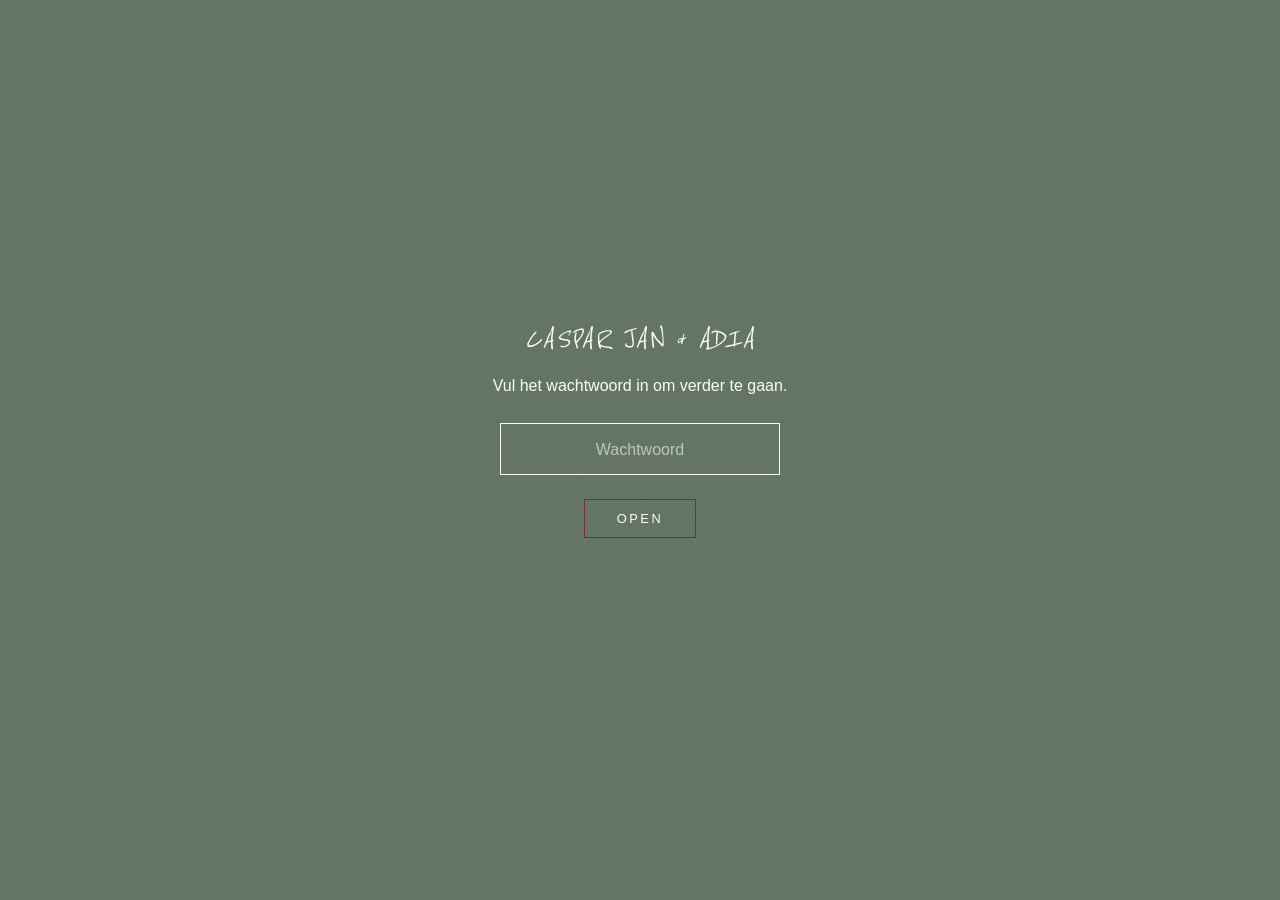
<file: index.html>
<!DOCTYPE html>
<html lang="nl">
<head>
  <meta charset="UTF-8">
  <meta name="viewport" content="width=device-width, initial-scale=1">
  <title>Caspar Jan &amp; Adia | 7 augustus 2027</title>
  <meta name="description" content="Caspar Jan en Adia gaan trouwen op 7 augustus 2027 op Landgoed Ullerberg in Ermelo.">
  <meta name="robots" content="noindex">
  <link rel="preconnect" href="https://fonts.googleapis.com">
  <link rel="preconnect" href="https://fonts.gstatic.com" crossorigin>
  <link href="https://fonts.googleapis.com/css2?family=Reenie+Beanie&family=Shadows+Into+Light&display=swap" rel="stylesheet">
  <link rel="stylesheet" href="style.css?v=12">
  <script>
    // Wachtwoordscherm: pagina blijft verborgen tot het wachtwoord is ingevuld
    document.documentElement.className = "js";
    try {
      if (localStorage.getItem("cj-adia-open") !== "ja") {
        document.documentElement.className += " vergrendeld";
      }
    } catch (fout) {
      document.documentElement.className += " vergrendeld";
    }
  </script>
</head>
<body>

  <div class="slot">
    <form id="slotformulier">
      <p class="voet-naam">Caspar Jan <span class="amp">&amp;</span> Adia</p>
      <p>Vul het wachtwoord in om verder te gaan.</p>
      <input type="password" id="wachtwoord" placeholder="Wachtwoord" autocomplete="off" aria-label="Wachtwoord">
      <br>
      <button class="knop" type="submit">Open</button>
      <p id="slotfout" role="alert"></p>
    </form>
  </div>

  <nav class="nav">
      <a href="index.html#dag" aria-current="page">De dag</a>
      <a href="programma.html">Programma</a>
      <a href="praktisch.html">Praktische zaken</a>
      <a href="locatie.html">Locatie</a>
      <a href="rsvp.html">RSVP</a>
      <a href="index.html#contact">Contact</a>
  </nav>

  <!-- Voorpagina, zelfde opzet als de save the date -->
  <header class="hero">
    <p class="small-caps">Save the date</p>

    <img class="polaroid" src="images/polaroid.jpg" alt="Caspar Jan en Adia, met de verlovingsring">

    <p class="date">07.08.2027</p>
    <h1 class="names">Caspar Jan <span class="amp">&amp;</span> Adia</h1>

    <p class="place">Landgoed Ullerberg, Ermelo</p>
    <p class="script">Officiële uitnodiging volgt</p>
  </header>

  <main>

    <section id="dag" class="reveal">
      <h2>De dag</h2>
      <p>Op zaterdag 7 augustus 2027 gaan we trouwen. Meer details over het programma volgen.</p>
      <ul class="facts">
        <li><span>Datum</span> Zaterdag 7 augustus 2027</li>
        <li><span>Locatie</span> Landgoed Ullerberg, Ermelo</li>
        <li><span>Aanvang</span> Volgt</li>
        <li><span>Programma</span> <a href="programma.html">Bekijk het programma</a></li>
      </ul>
    </section>

    <section id="contact" class="reveal">
      <h2>Vragen?</h2>
      <p>Mail ons via <a href="mailto:ellieschmellie@hotmail.com">ellieschmellie@hotmail.com</a>.</p>
    </section>

  </main>

  <footer>
    <p class="voet-naam">Caspar Jan <span class="amp">&amp;</span> Adia</p>
  </footer>

  <script src="script.js?v=12"></script>
</body>
</html>
</file>
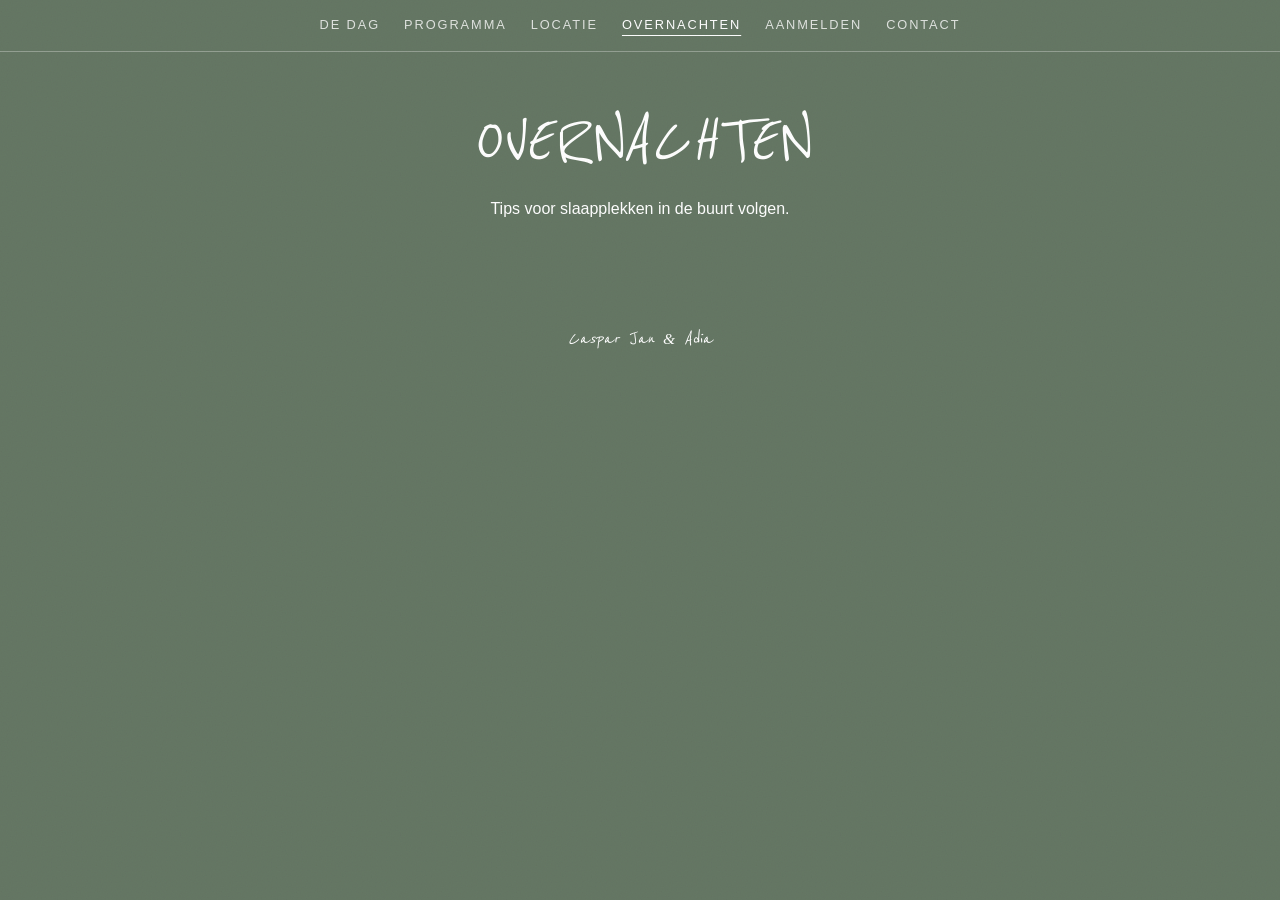
<file: overnachten.html>
<!DOCTYPE html>
<html lang="nl">
<head>
  <meta charset="UTF-8">
  <meta name="viewport" content="width=device-width, initial-scale=1">
  <title>Overnachten | Caspar Jan &amp; Adia</title>
  <meta name="description" content="Caspar Jan en Adia gaan trouwen op 7 augustus 2027 op Landgoed Ullerberg in Ermelo.">
  <link rel="preconnect" href="https://fonts.googleapis.com">
  <link rel="preconnect" href="https://fonts.gstatic.com" crossorigin>
  <link href="https://fonts.googleapis.com/css2?family=Reenie+Beanie&display=swap" rel="stylesheet">
  <link rel="stylesheet" href="style.css">
</head>
<body>

  <nav class="nav">
      <a href="index.html#dag">De dag</a>
      <a href="programma.html">Programma</a>
      <a href="index.html#locatie">Locatie</a>
      <a href="overnachten.html" aria-current="page">Overnachten</a>
      <a href="index.html#aanmelden">Aanmelden</a>
      <a href="index.html#contact">Contact</a>
  </nav>

  <main class="page">

    <h1 class="page-title">Overnachten</h1>
    <p>Tips voor slaapplekken in de buurt volgen.</p>

  </main>

  <footer>
    <p class="script">Caspar Jan <span class="amp">&amp;</span> Adia</p>
  </footer>

</body>
</html>
</file>
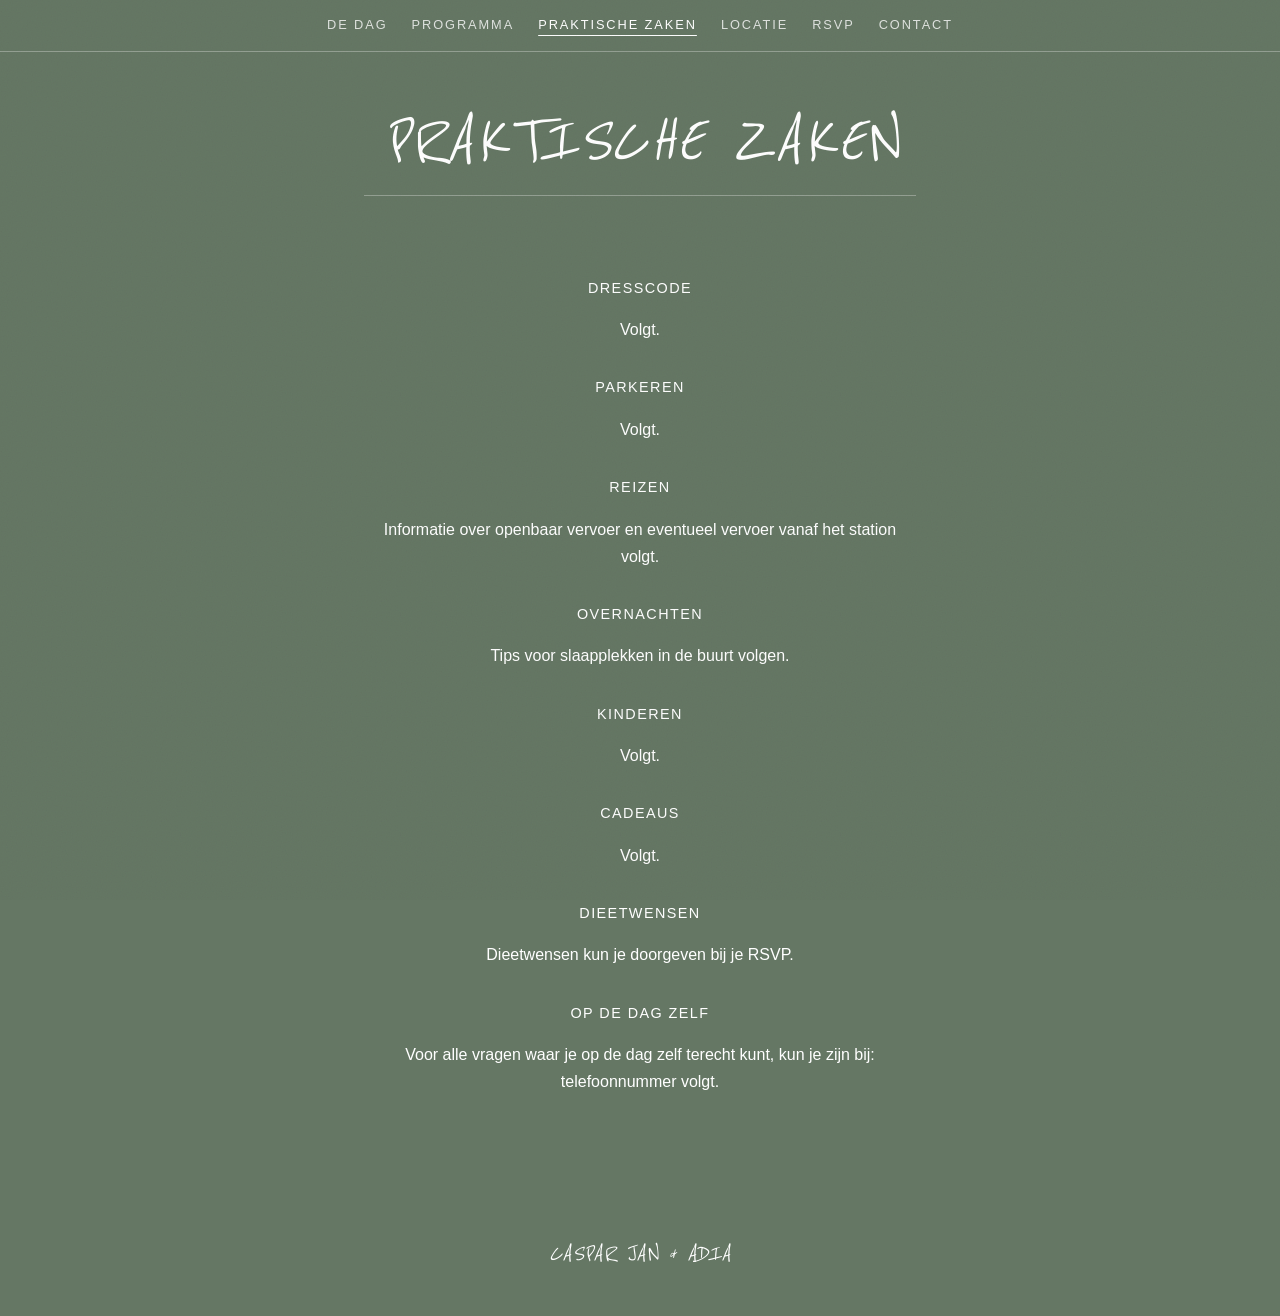
<file: praktisch.html>
<!DOCTYPE html>
<html lang="nl">
<head>
  <meta charset="UTF-8">
  <meta name="viewport" content="width=device-width, initial-scale=1">
  <title>Praktische zaken | Caspar Jan &amp; Adia</title>
  <meta name="description" content="Caspar Jan en Adia gaan trouwen op 7 augustus 2027 op Landgoed Ullerberg in Ermelo.">
  <meta name="robots" content="noindex">
  <link rel="preconnect" href="https://fonts.googleapis.com">
  <link rel="preconnect" href="https://fonts.gstatic.com" crossorigin>
  <link href="https://fonts.googleapis.com/css2?family=Reenie+Beanie&family=Shadows+Into+Light&display=swap" rel="stylesheet">
  <link rel="stylesheet" href="style.css?v=12">
  <script>document.documentElement.className = "js";</script>
</head>
<body>

  <nav class="nav">
      <a href="index.html#dag">De dag</a>
      <a href="programma.html">Programma</a>
      <a href="praktisch.html" aria-current="page">Praktische zaken</a>
      <a href="locatie.html">Locatie</a>
      <a href="rsvp.html">RSVP</a>
      <a href="index.html#contact">Contact</a>
  </nav>

  <main class="page">

    <h1 class="page-title">Praktische zaken</h1>

    <section>
      <h3>Dresscode</h3>
      <p>Volgt.</p>

      <h3>Parkeren</h3>
      <p>Volgt.</p>

      <h3>Reizen</h3>
      <p>Informatie over openbaar vervoer en eventueel vervoer vanaf het station volgt.</p>

      <h3>Overnachten</h3>
      <p>Tips voor slaapplekken in de buurt volgen.</p>

      <h3>Kinderen</h3>
      <p>Volgt.</p>

      <h3>Cadeaus</h3>
      <p>Volgt.</p>

      <h3>Dieetwensen</h3>
      <p>Dieetwensen kun je doorgeven bij je RSVP.</p>

      <h3>Op de dag zelf</h3>
      <p>Voor alle vragen waar je op de dag zelf terecht kunt, kun je zijn bij: telefoonnummer volgt.</p>
    </section>

  </main>

  <footer>
    <p class="voet-naam">Caspar Jan <span class="amp">&amp;</span> Adia</p>
  </footer>

  <script src="script.js?v=12"></script>
</body>
</html>
</file>
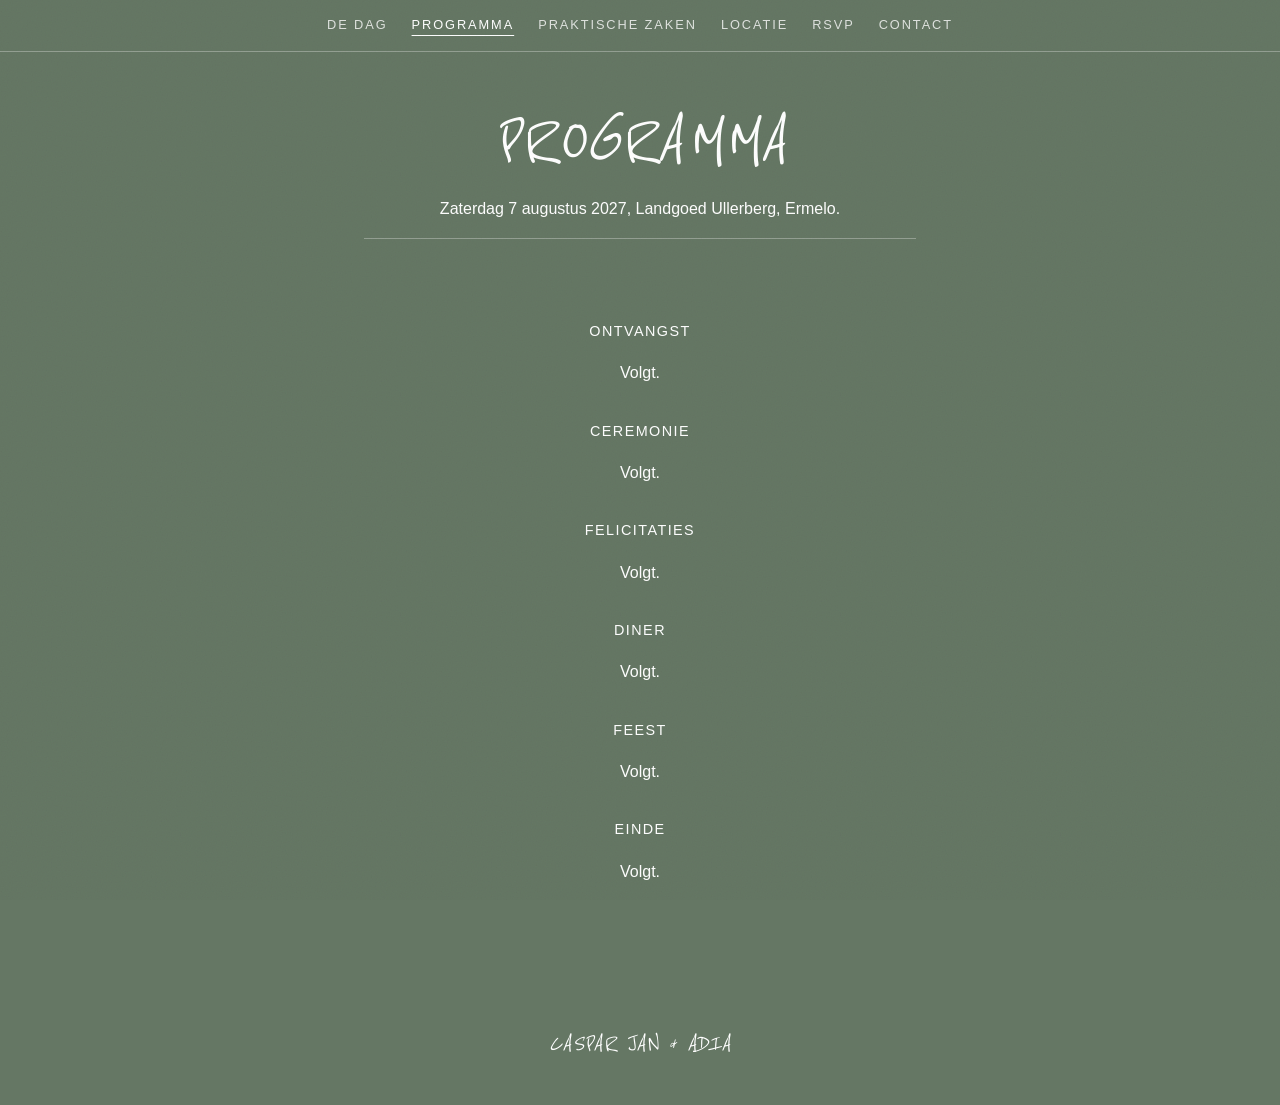
<file: programma.html>
<!DOCTYPE html>
<html lang="nl">
<head>
  <meta charset="UTF-8">
  <meta name="viewport" content="width=device-width, initial-scale=1">
  <title>Programma | Caspar Jan &amp; Adia</title>
  <meta name="description" content="Caspar Jan en Adia gaan trouwen op 7 augustus 2027 op Landgoed Ullerberg in Ermelo.">
  <meta name="robots" content="noindex">
  <link rel="preconnect" href="https://fonts.googleapis.com">
  <link rel="preconnect" href="https://fonts.gstatic.com" crossorigin>
  <link href="https://fonts.googleapis.com/css2?family=Reenie+Beanie&family=Shadows+Into+Light&display=swap" rel="stylesheet">
  <link rel="stylesheet" href="style.css?v=12">
  <script>document.documentElement.className = "js";</script>
</head>
<body>

  <nav class="nav">
      <a href="index.html#dag">De dag</a>
      <a href="programma.html" aria-current="page">Programma</a>
      <a href="praktisch.html">Praktische zaken</a>
      <a href="locatie.html">Locatie</a>
      <a href="rsvp.html">RSVP</a>
      <a href="index.html#contact">Contact</a>
  </nav>

  <main class="page">

    <h1 class="page-title">Programma</h1>
    <p>Zaterdag 7 augustus 2027, Landgoed Ullerberg, Ermelo.</p>

    <!-- Vervang "Volgt." door de echte tijden en pas de onderdelen aan. -->
    <section>
      <h3>Ontvangst</h3>
      <p>Volgt.</p>

      <h3>Ceremonie</h3>
      <p>Volgt.</p>

      <h3>Felicitaties</h3>
      <p>Volgt.</p>

      <h3>Diner</h3>
      <p>Volgt.</p>

      <h3>Feest</h3>
      <p>Volgt.</p>

      <h3>Einde</h3>
      <p>Volgt.</p>
    </section>

  </main>

  <footer>
    <p class="voet-naam">Caspar Jan <span class="amp">&amp;</span> Adia</p>
  </footer>

  <script src="script.js?v=12"></script>
</body>
</html>
</file>
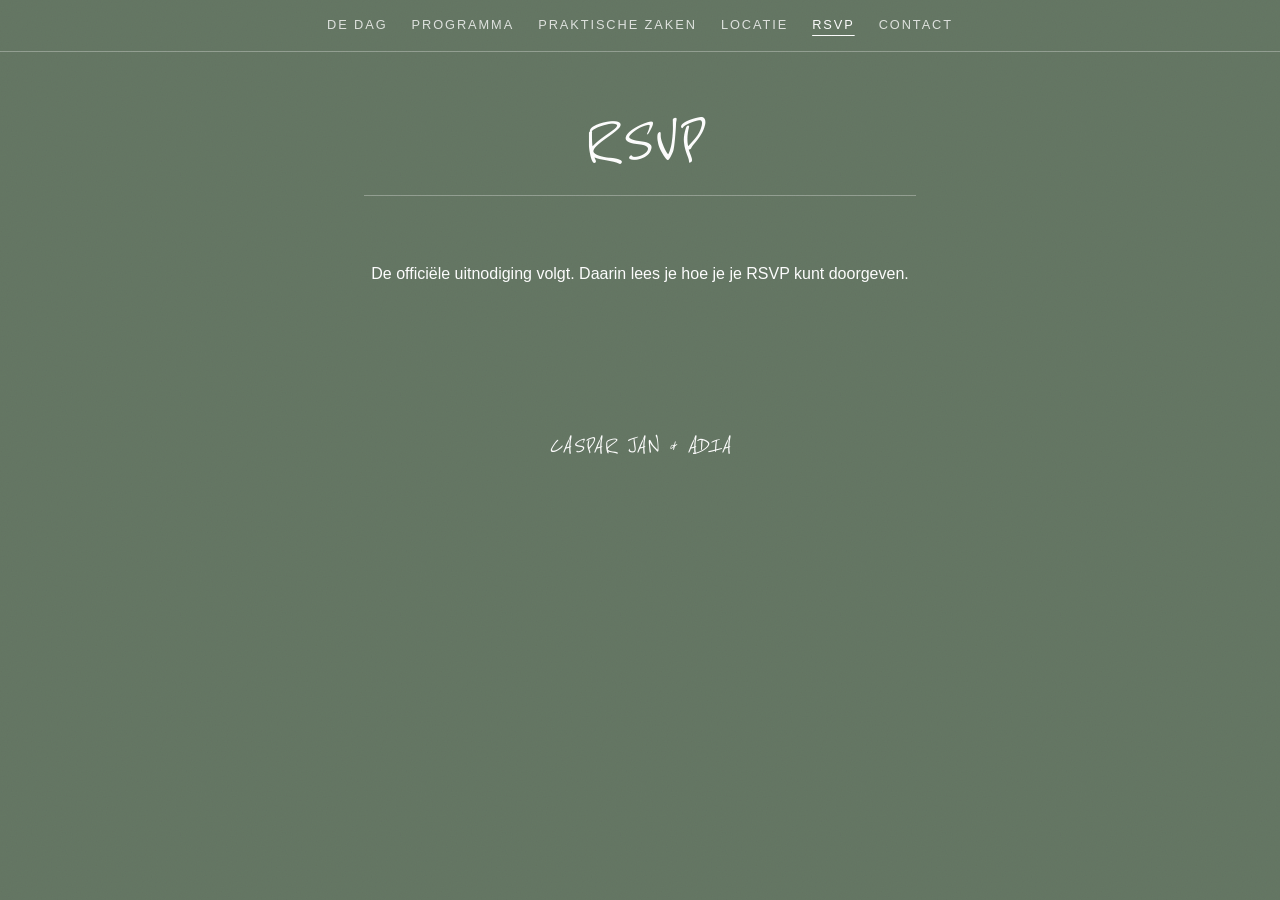
<file: rsvp.html>
<!DOCTYPE html>
<html lang="nl">
<head>
  <meta charset="UTF-8">
  <meta name="viewport" content="width=device-width, initial-scale=1">
  <title>RSVP | Caspar Jan &amp; Adia</title>
  <meta name="description" content="Caspar Jan en Adia gaan trouwen op 7 augustus 2027 op Landgoed Ullerberg in Ermelo.">
  <meta name="robots" content="noindex">
  <link rel="preconnect" href="https://fonts.googleapis.com">
  <link rel="preconnect" href="https://fonts.gstatic.com" crossorigin>
  <link href="https://fonts.googleapis.com/css2?family=Reenie+Beanie&family=Shadows+Into+Light&display=swap" rel="stylesheet">
  <link rel="stylesheet" href="style.css?v=12">
  <script>document.documentElement.className = "js";</script>
</head>
<body>

  <nav class="nav">
      <a href="index.html#dag">De dag</a>
      <a href="programma.html">Programma</a>
      <a href="praktisch.html">Praktische zaken</a>
      <a href="locatie.html">Locatie</a>
      <a href="rsvp.html" aria-current="page">RSVP</a>
      <a href="index.html#contact">Contact</a>
  </nav>

  <main class="page">

    <h1 class="page-title">RSVP</h1>

    <section>
      <p>De officiële uitnodiging volgt. Daarin lees je hoe je je RSVP kunt doorgeven.</p>
    </section>

  </main>

  <footer>
    <p class="voet-naam">Caspar Jan <span class="amp">&amp;</span> Adia</p>
  </footer>

  <script src="script.js?v=12"></script>
</body>
</html>
</file>
<file: style.css>
/* Kleuren */
:root {
  --groen: #657764;
  --crème: #e8e4dc;
  --wit: #ffffff;
  --bordeaux: #7a2c3a;
  --tekst-op-bordeaux: #f3eee6;
}

* { box-sizing: border-box; }

html {
  scroll-behavior: smooth;
  -webkit-text-size-adjust: 100%;
}

body {
  margin: 0;
  background: var(--groen);
  color: var(--wit);
  font-family: "Helvetica Neue", Helvetica, Arial, sans-serif;
  font-weight: 300;
  line-height: 1.7;
  text-align: center;
}

/* Fijn korreltje over de hele pagina, voor een krijtachtig papiergevoel.
   Te veel? Verwijder dit hele blok. */
body::after {
  content: "";
  position: fixed;
  inset: 0;
  pointer-events: none;
  z-index: 9999;
  opacity: 0.09;
  mix-blend-mode: multiply;
  background-image: url("data:image/svg+xml,%3Csvg xmlns='http://www.w3.org/2000/svg' width='220' height='220'%3E%3Cfilter id='n'%3E%3CfeTurbulence type='fractalNoise' baseFrequency='.8' numOctaves='2' stitchTiles='stitch'/%3E%3C/filter%3E%3Crect width='100%25' height='100%25' filter='url(%23n)'/%3E%3C/svg%3E");
}

/* Handgeschreven delen: schuin, net als op de save the date */
.names,
.script,
.page-title,
.voet-naam {
  font-family: "Reenie Beanie", cursive;
  font-style: italic;
  font-weight: 400;
}

/* De & in een ander handschrift, want in dit lettertype lijkt hij op een 3 */
.amp {
  font-family: "Shadows Into Light", cursive;
  font-size: 0.75em;
}

/* Navigatiebalk */
.nav {
  position: sticky;
  top: 0;
  z-index: 10;
  display: flex;
  flex-wrap: wrap;
  justify-content: center;
  gap: 0.2rem 1.5rem;
  padding: 0.9rem 1rem;
  background: var(--groen);
  border-bottom: 1px solid rgba(255, 255, 255, 0.3);
}

.nav a {
  color: var(--wit);
  text-decoration: none;
  font-size: 0.8rem;
  letter-spacing: 0.15em;
  text-transform: uppercase;
  opacity: 0.8;
  transition: opacity 0.2s;
}

.nav a:hover,
.nav a[aria-current="page"] {
  opacity: 1;
  text-decoration: underline;
  text-underline-offset: 6px;
}

/* Voorpagina */
.hero {
  min-height: 90vh;
  min-height: 90svh;
  display: flex;
  flex-direction: column;
  align-items: center;
  justify-content: space-around;
  padding: 3rem 1.5rem;
}

.hero > * { animation: opkomst 0.9s ease both; }
.hero > :nth-child(2) { animation-delay: 0.15s; }
.hero > :nth-child(3) { animation-delay: 0.3s; }
.hero > :nth-child(4) { animation-delay: 0.45s; }
.hero > :nth-child(5) { animation-delay: 0.6s; }
.hero > :nth-child(6) { animation-delay: 0.75s; }

@keyframes opkomst {
  from { opacity: 0; transform: translateY(18px); }
  to   { opacity: 1; transform: none; }
}

.small-caps {
  font-size: 1.6rem;
  letter-spacing: 0.04em;
  text-transform: uppercase;
  margin: 0;
}

.polaroid {
  width: min(80vw, 420px);
  height: auto;
  display: block;
  margin: 2rem 0;
  rotate: -2deg;
  transition: rotate 0.4s ease;
}

.polaroid:hover { rotate: 0deg; }

.date {
  font-size: 1.8rem;
  letter-spacing: 0.04em;
  margin: 0;
}

.names {
  text-transform: uppercase;
  font-size: clamp(2.8rem, 10vw, 5.5rem);
  line-height: 1.1;
  margin: 0.2rem 0 2rem;
}

.place {
  font-size: 1.3rem;
  margin: 0;
}

.script {
  font-size: 1.3rem;
  margin: 0.2rem 0 0;
}

/* Rest van de pagina */
main {
  max-width: 600px;
  margin: 0 auto;
  padding: 0 1.5rem 3rem;
}

section {
  padding: 3rem 0;
  border-top: 1px solid rgba(255, 255, 255, 0.3);
  scroll-margin-top: 3.5rem;
}

h2 {
  font-size: 1rem;
  font-weight: 400;
  letter-spacing: 0.2em;
  text-transform: uppercase;
  margin: 0 0 1rem;
}

h3 {
  font-size: 0.9rem;
  font-weight: 400;
  letter-spacing: 0.1em;
  text-transform: uppercase;
  margin: 2rem 0 0.2rem;
}

a { color: var(--wit); text-underline-offset: 4px; }

.facts {
  list-style: none;
  padding: 0;
  margin: 1.5rem 0 0;
}

.facts span {
  display: block;
  font-size: 0.8rem;
  letter-spacing: 0.15em;
  text-transform: uppercase;
  opacity: 0.7;
  margin-top: 1rem;
}

/* Losse pagina's */
.page { padding-top: 3rem; }
.page-breed { max-width: 860px; }

.page-title {
  text-transform: uppercase;
  font-size: clamp(2.8rem, 10vw, 4.5rem);
  line-height: 1.1;
  margin: 0 0 1rem;
}

footer { padding: 2rem 0 3rem; }

/* Naam onderaan: zoals de grote naam, maar kleiner */
.voet-naam {
  text-transform: uppercase;
  font-size: 2rem;
  line-height: 1.1;
  margin: 0 0 1rem;
}

footer .voet-naam {
  font-size: 1.6rem;
  margin: 0;
}

/* Verschijnen bij scrollen (zonder JavaScript is alles gewoon zichtbaar) */
.js .reveal {
  opacity: 0;
  transform: translateY(24px);
  transition: opacity 0.8s ease, transform 0.8s ease;
}

.js .reveal.zichtbaar {
  opacity: 1;
  transform: none;
}

/* ---------- Locatie ---------- */
.page-vol {
  max-width: none;
  padding: 1.5rem 0 2rem;
}

.binnen {
  max-width: 860px;
  margin: 0 auto;
  padding: 0 1.5rem;
}

.page-vol .page-title { margin-bottom: 0.5rem; }

/* Band met foto's over de hele breedte: 3 foto's tegelijk, zijwaarts scrollen voor de rest.
   Elke foto wordt uit het midden bijgesneden. Hoogte aanpassen? Verander de getallen bij height.
   Meer of minder foto's tegelijk? Verander de 3 in "calc(100% / 3)" hieronder (op telefoons: de 2). */
.band {
  display: flex;
  height: 40vh;
  height: clamp(220px, 40svh, 420px);
  margin: 0.8rem 0 1.5rem;
  overflow-x: auto;
  scroll-snap-type: x mandatory;
  scrollbar-width: thin;
  scrollbar-color: rgba(255, 255, 255, 0.5) transparent;
}

.band img {
  flex: none;
  display: block;
  width: calc(100% / 3);
  height: 100%;
  object-fit: cover;
  object-position: center;
  scroll-snap-align: start;
  cursor: zoom-in;
}

/* Op een telefoon: 2 foto's tegelijk, anders worden ze te smal */
@media (max-width: 639px) {
  .band img { width: calc(100% / 2); }
}

.adres p {
  margin: 0;
  line-height: 1.6;
}

.adres .adres-naam {
  font-size: 0.95rem;
  letter-spacing: 0.15em;
  text-transform: uppercase;
  margin-bottom: 0.4rem;
}

/* Knop: bordeaux omlijning */
.knop {
  display: inline-block;
  margin-top: 1.5rem;
  padding: 0.7rem 2rem;
  background: transparent;
  border: 1.5px solid var(--bordeaux);
  color: var(--wit);
  font-family: inherit;
  font-size: 0.8rem;
  font-weight: 400;
  letter-spacing: 0.2em;
  text-transform: uppercase;
  text-decoration: none;
  cursor: pointer;
}

/* ---------- Grote foto (polaroid) ---------- */
.lichtbak {
  position: fixed;
  inset: 0;
  z-index: 10000;
  display: flex;
  align-items: center;
  justify-content: center;
  padding: 1rem;
  background: var(--groen); /* het groen van de site */
  cursor: pointer;
}

.lichtbak[hidden] { display: none; }

.lichtbak-polaroid {
  margin: 0;
  padding: 14px 14px 48px; /* dikkere rand onderaan, zoals een polaroid */
  background: #ffffff;
}

/* Grootte van de foto: pas de 70 aan voor een grotere of kleinere foto */
.lichtbak-polaroid img {
  display: block;
  width: auto;
  height: auto;
  max-width: min(calc(100vw - 10rem - 28px), 900px);
  max-height: calc(70vh - 62px);
  max-height: calc(70svh - 62px);
}

.lichtbak-sluit {
  position: absolute;
  top: 0.6rem;
  right: 1rem;
  padding: 0.2rem 0.6rem;
  background: none;
  border: none;
  color: var(--wit);
  font-size: 2.4rem;
  line-height: 1;
  cursor: pointer;
}

/* Foto met de pijlen er vlak naast (op een telefoon: eronder).
   Pijlen verder weg of dichterbij? Verander de gap hieronder. */
.lichtbak-vak {
  display: flex;
  align-items: center;
  gap: 1.1rem;
}

/* Pijlen: bordeaux ring met een witte pijl */
.lichtbak-pijl {
  flex: none;
  width: 46px;
  height: 46px;
  padding: 0;
  display: flex;
  align-items: center;
  justify-content: center;
  background: none;
  border: 1.5px solid var(--bordeaux);
  border-radius: 50%;
  color: var(--wit);
  cursor: pointer;
  transition: color 0.2s;
}

.lichtbak-pijl:hover { color: var(--bordeaux); }

/* Op een telefoon: foto bovenaan, de twee pijlen er direct onder */
@media (max-width: 639px) {
  .lichtbak-vak {
    display: grid;
    grid-template-columns: auto auto;
    justify-content: center;
    gap: 1rem 1.2rem;
  }

  .lichtbak-polaroid {
    grid-column: 1 / -1;
    grid-row: 1;
  }

  .lichtbak-vorige { grid-row: 2; justify-self: end; }
  .lichtbak-volgende { grid-row: 2; justify-self: start; }

  .lichtbak-polaroid img { max-width: calc(100vw - 2rem - 28px); }
}

/* ---------- Wachtwoordscherm ---------- */
.slot {
  display: none;
  min-height: 100vh;
  align-items: center;
  justify-content: center;
  padding: 2rem;
}

html.vergrendeld .slot { display: flex; }

html.vergrendeld nav,
html.vergrendeld header,
html.vergrendeld main,
html.vergrendeld footer { display: none; }

.slot input {
  width: min(80vw, 280px);
  margin-top: 0.5rem;
  padding: 0.7rem 1rem;
  background: transparent;
  border: 1px solid var(--wit);
  color: var(--wit);
  font: inherit;
  text-align: center;
}

.slot input::placeholder { color: rgba(255, 255, 255, 0.6); }

#slotfout {
  min-height: 1.7em;
  margin: 1rem 0 0;
  font-size: 0.9rem;
}

/* Alles waar je op kunt klikken wordt bordeaux als je erover heen gaat */
a {
  transition: color 0.2s;
}

a:hover,
.nav a:hover,
.nav a[aria-current="page"]:hover {
  color: var(--bordeaux);
  opacity: 1;
}

/* ---------- Telefoon ---------- */
@media (max-width: 639px) {
  .nav {
    gap: 0 1rem;
    padding: 0.5rem 0.6rem;
  }

  .nav a {
    padding: 0.3rem 0;
    font-size: 0.7rem;
    letter-spacing: 0.1em;
  }

  section { scroll-margin-top: 5rem; }

  .hero { padding: 2rem 1rem; }
  .small-caps { font-size: 1.3rem; }
  .date { font-size: 1.5rem; }
  .place { font-size: 1.1rem; }
  .names { font-size: clamp(2.1rem, 9.5vw, 3rem); }
  .page-title { font-size: clamp(2.2rem, 10vw, 3rem); }
  .page { padding-top: 2rem; }
  main { padding-left: 1.2rem; padding-right: 1.2rem; }
}

/* Geen animaties voor wie dat liever niet heeft */
@media (prefers-reduced-motion: reduce) {
  html { scroll-behavior: auto; }
  .hero > * { animation: none; }
  .js .reveal { opacity: 1; transform: none; transition: none; }
}
</file>
